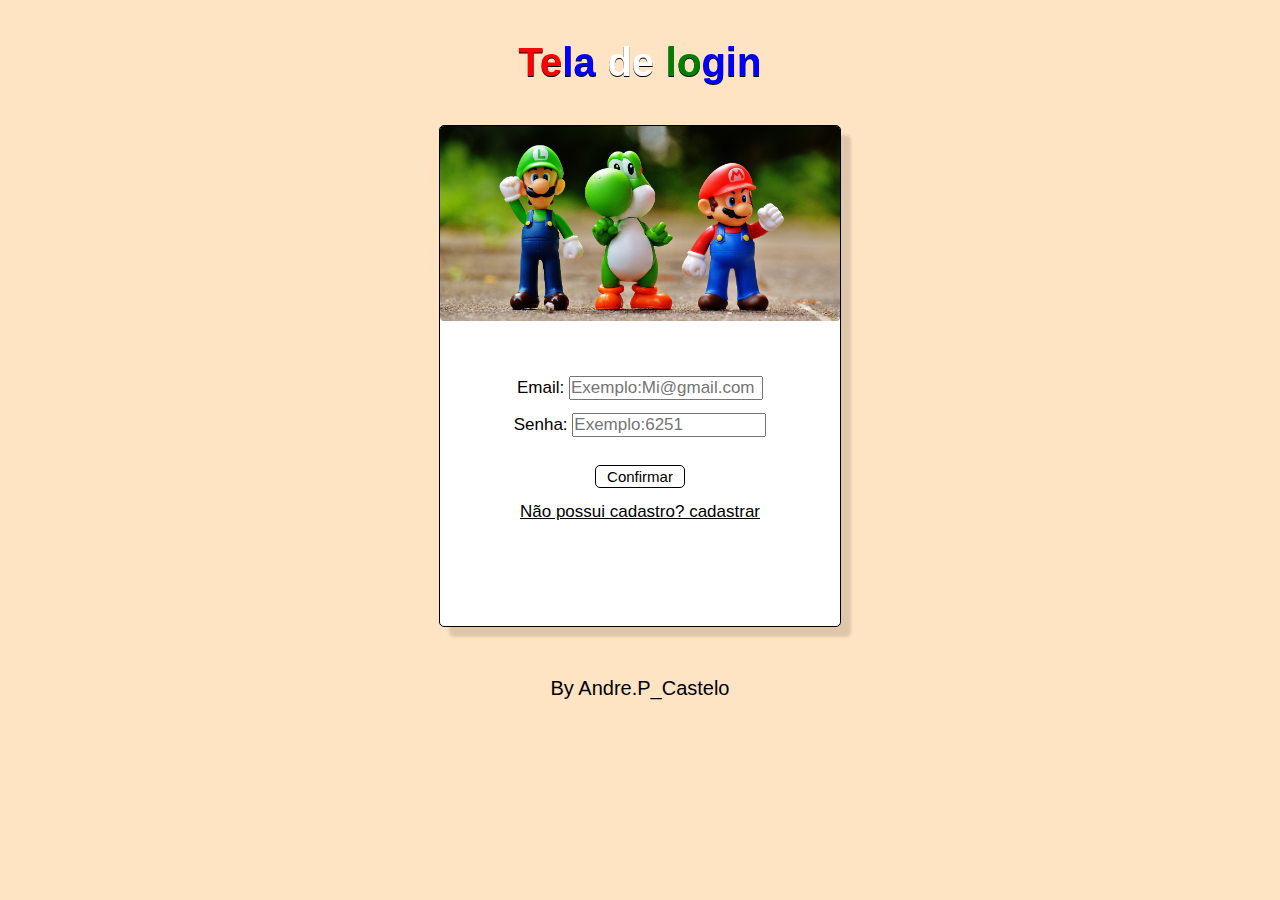
<file: Js-login/index.html>
<!DOCTYPE html>
<html lang="pt-BR">
<head>
    <meta charset="UTF-8">
    <meta http-equiv="X-UA-Compatible" content="IE=edge">
    <meta name="viewport" content="width=device-width, initial-scale=1.0">
    <title>Y Combinator</title>
    <link rel="stylesheet" href="style.css">
    <script src="script.js">script.js</script>
</head>
<body>
    <header>
        <h1><span style="color: red; font-size: 40px;" >Te</span><span style="color: blue; font-size: 40px; margin-right: 7px;">la</span> <span style="color: white; font-size: 40px; margin-right: 7px;">de</span> <span style="color: green; font-size: 40px;">lo</span><span style="color: blue; font-size: 40px;">gin</span></h1>
    </header>
    <main>
        <section>
            <div id="image">
                <p><img src="imagens/pexels-pixabay-163036.jpg" alt=""></p>
            </div>
            <div id="infos1">
                <label for="email">Email:</label>
                <input type="text" name="" id="email" placeholder="Exemplo:Mi@gmail.com">
            </div>
            <div id="infos2">
                <label for="senha">Senha:</label>
                <input type="password" name="" id="senha" maxlength="11" required placeholder="Exemplo:6251">
            </div>
            <div id="enviar">
                <input type="button" value="Confirmar" onclick="verify()">
                <p><a href="cadastro.html">Não possui cadastro? cadastrar</a></p>
            </div>
        </section>
    </main>
    <footer>
        <p>By Andre.P_Castelo</p>
    </footer>
</body>
</html>
</file>
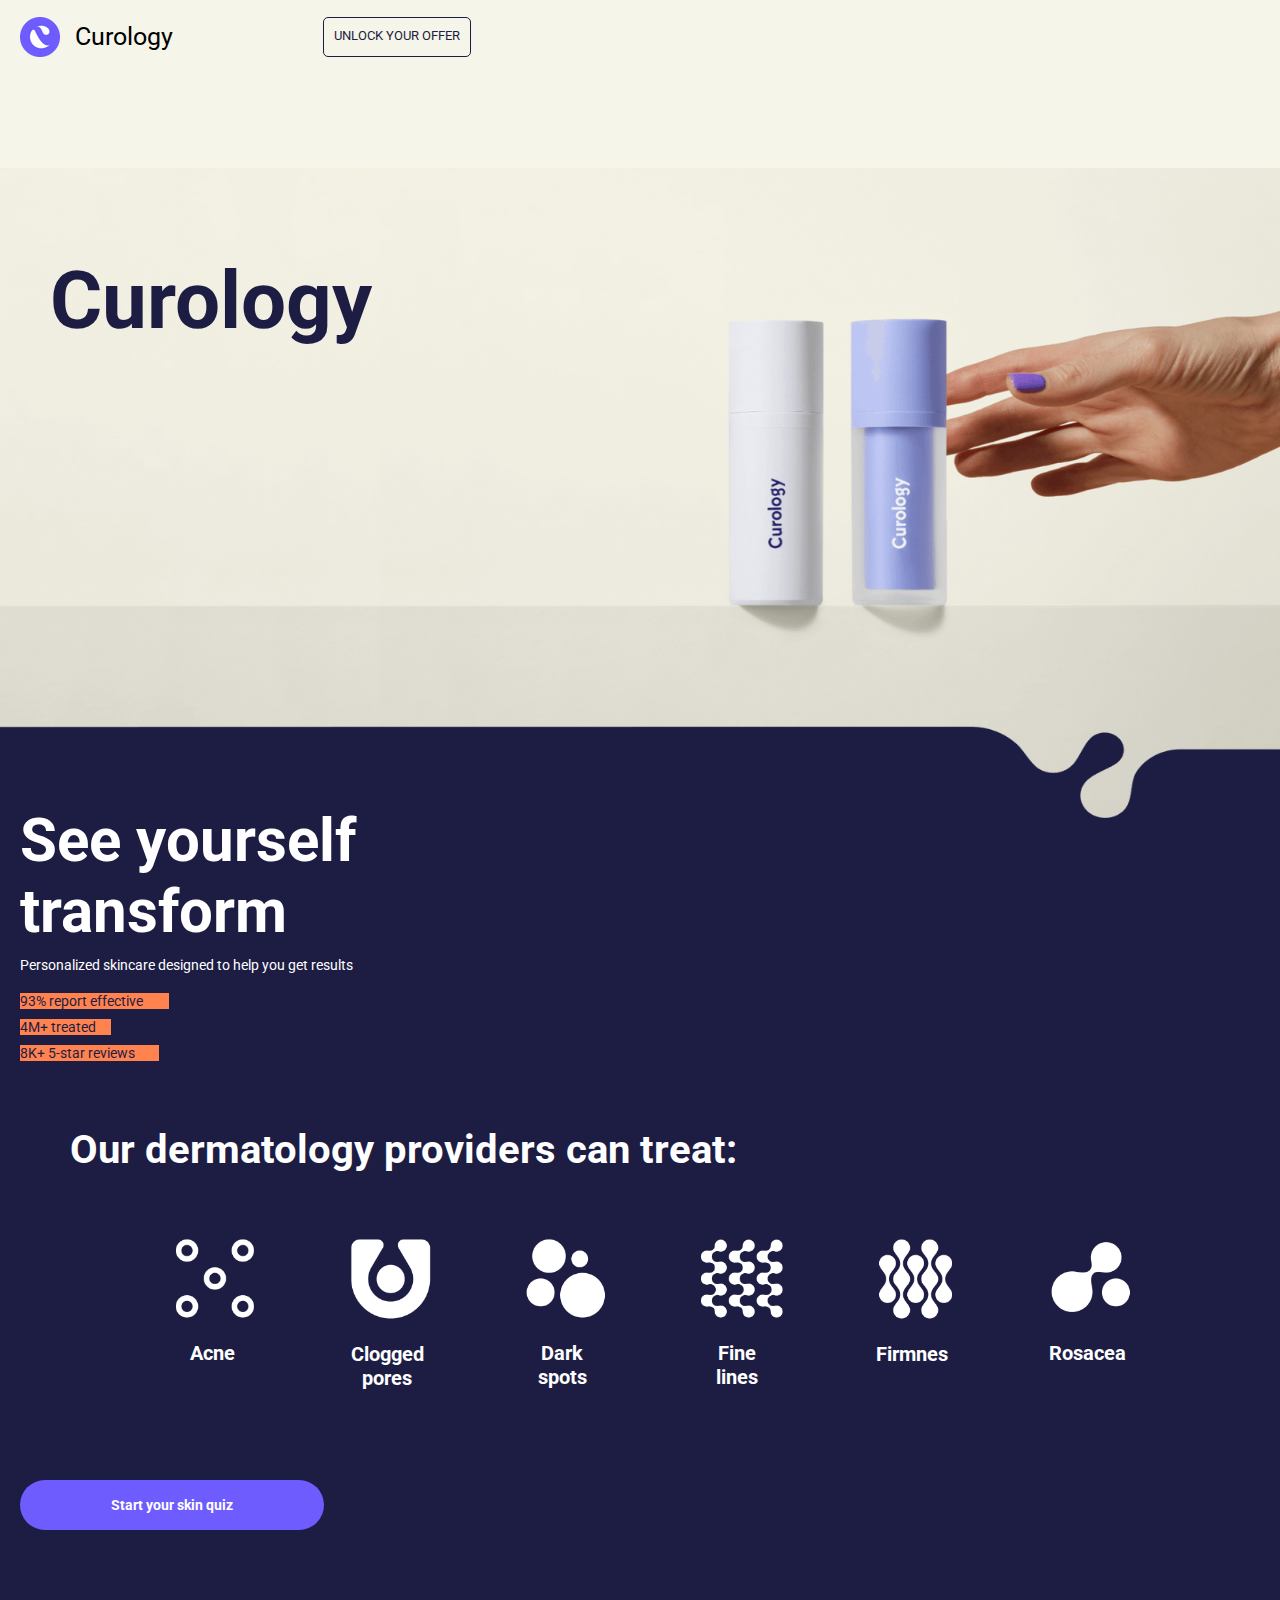
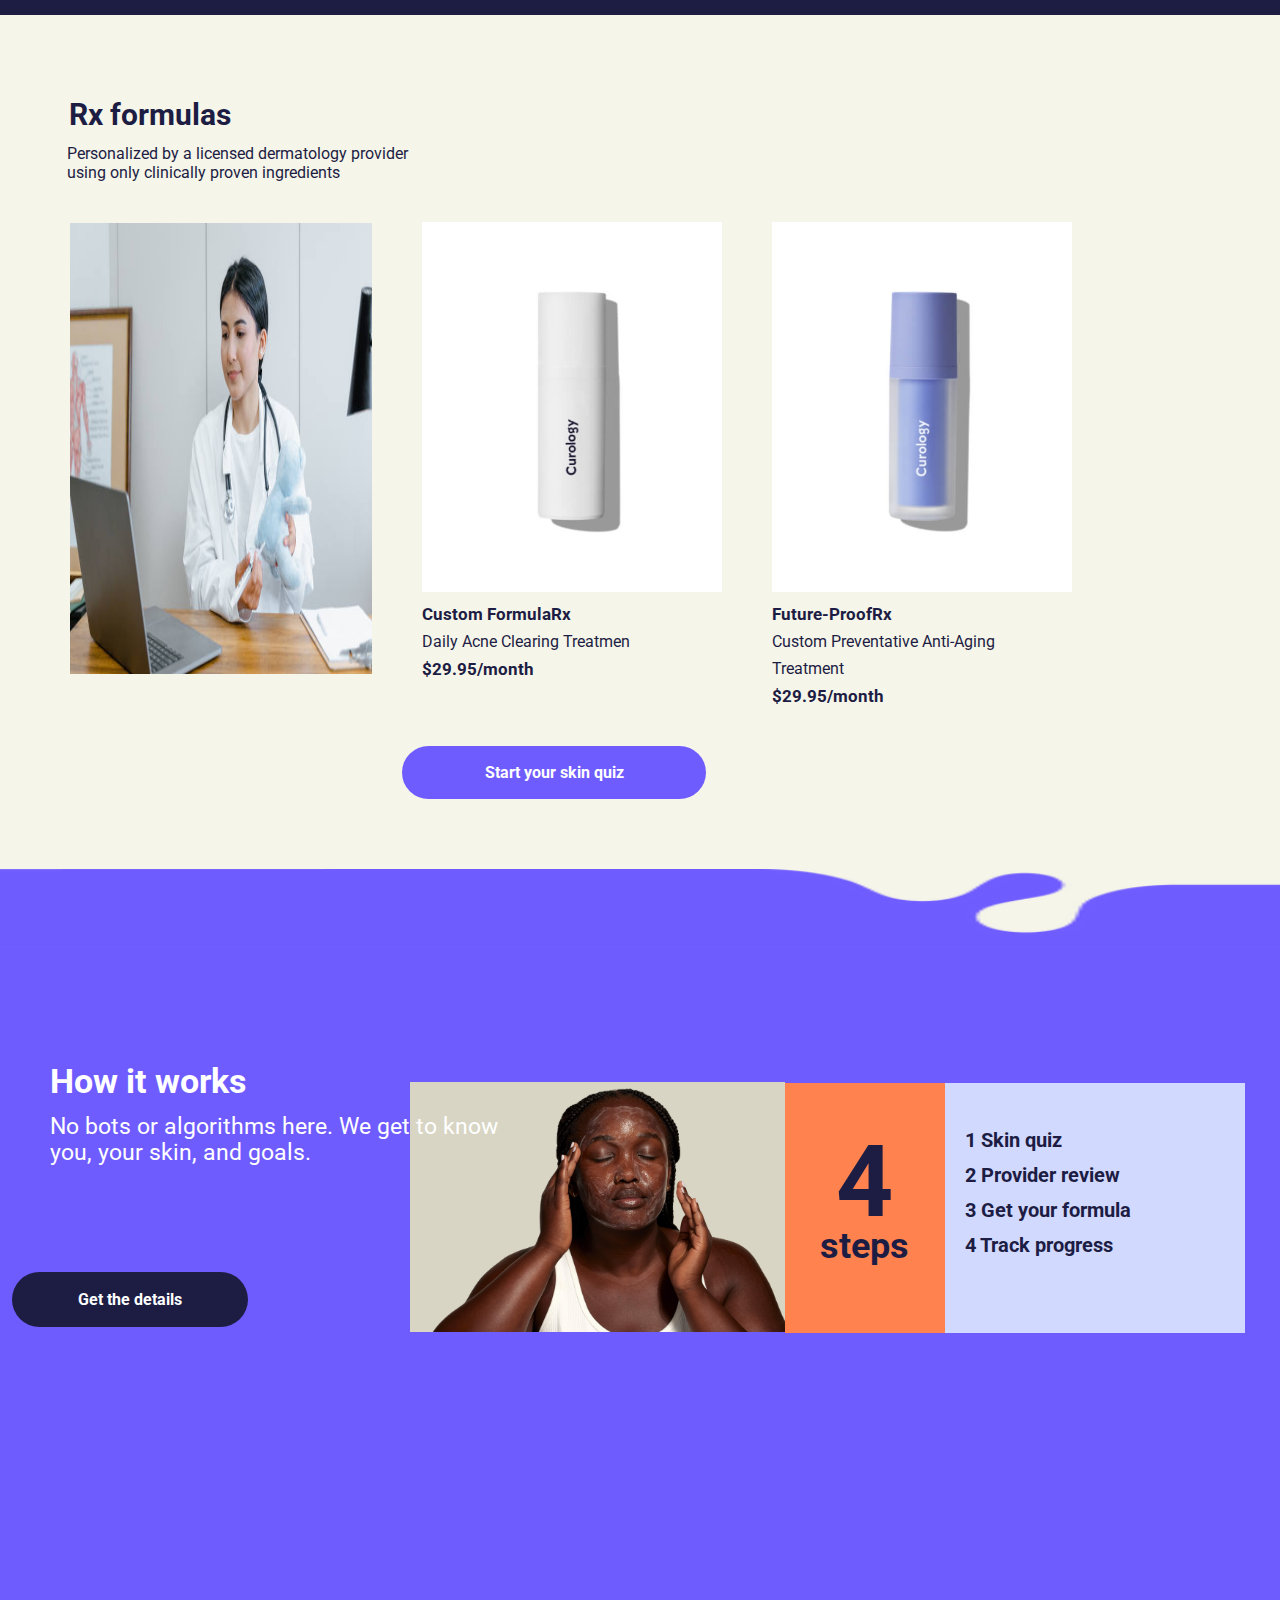
<file: Landing-Page/index.html>
<!DOCTYPE html>
<html lang="pt-br">
<head>
	<meta charset="utf-8">
	<meta name="viewport" content="width=device-width, initial-scale=1">
	<title>Curology</title>
	<link rel="preconnect" href="https://fonts.googleapis.com">
	<link rel="preconnect" href="https://fonts.gstatic.com" crossorigin>
	<link href="https://fonts.googleapis.com/css2?family=Roboto:wght@400;500;700&display=swap" rel="stylesheet">
	<link rel="stylesheet" type="text/css" href="style.css">
	<link rel="stylesheet" href="querys.css">
</head>
<body>
	<div class="navebar">
		<div class="navebar__menu">

			<img src="imgs/curologySplashLogo@2x.png">
			<p>Curology</p>
			<a href="#">UNLOCK YOUR OFFER</a>
		</div>
		<div class="curology">
			<h1>Curology</h1>
		</div>
		<div class="navebar__menu__img">
			<img src="imgs/squeezeMobileHero.png">
		</div>
	</div>

	<div class="main">
		<h2>See yourself <br> transform</h2>
		<p class="main__item1">Personalized skincare designed to help you get results</p>

		<div class="main__itens">
			<p class="main__itens1">93% report effective</p>
			<p class="main__itens2">4M+ treated</p>
			<p class="main__itens3">8K+ 5-star reviews</p>
		</div>

		<div class="main__item__subtitle">
			<h3>Our dermatology providers can treat:</h3>
		</div>

		<div class="main__itens__imgs">

		<div class="itens__imgs">	
			<img src="imgs/acne.png">
			<p>Acne</p>
		</div>

		<div class="itens__imgs">	
			<img src="imgs/cloggedPores.png">
			<p>Clogged pores</p>
		</div>

		<div class="itens__imgs">	
			<img src="imgs/darkSpots.png">
			<p>Dark spots</p>
		</div>

		<div class="itens__imgs">	
			<img src="imgs/fineLines.png">
			<p>Fine lines</p>
		</div>

		<div class="itens__imgs">	
			<img src="imgs/firmness.png">
			<p>Firmnes</p>
		</div>

		<div class="itens__imgs">	
			<img src="imgs/rosacea.png">
			<p>Rosacea</p>
		</div>

		</div>

		<div class="itens__button">
			<a href="#">Start your skin quiz</a>
		</div>
	</div>
	<div class="section">
		<h3>Dermatologist-designed. <br>
			Science-based. <br>
			Made for your skin goals.
		</h3>

		<img src="imgs/medica.jpg" alt="" id="medica">
		<div class="section__name">
			<p>Ophelia dominus tecum</p>
		</div>

		<div class="rx">
			<h3>Rx formulas</h3>
			<p id="text">Personalized by a licensed dermatology provider <br> using only clinically proven ingredients</p>
			<div class="section__images">

				<div class="section__images__item1">

					<img src="imgs/custom-formula@2x.jpg" alt="">
					<h4>Custom FormulaRx</h4>
					<p>Daily Acne Clearing Treatmen</p>
					<h4>$29.95/month</h4>

				</div>

				<div class="section__images__item2">
					<img src="imgs/future-proof@2x.jpg" alt="">
					<h4>Future-ProofRx</h4>
					<p>Custom Preventative Anti-Aging</p>
					<p>Treatment</p>
					<h4>$29.95/month</h4>
				</div>
			</div>
			<div class="itens__button">
				<a href="#">Start your skin quiz</a>
			</div>
		</div>
	</div>

	<div class="section2">
		<img src="imgs/squeeze-divider.png" alt="">
		<div id="flex">
			<div class="section2__main">
				<h3>How it works</h3>
				<p>No bots or algorithms here. We get to know <br> you, your skin, and goals.</p>
			</div>
			<div class="section2__container">
				<div id="responsive">
					<img src="imgs/howItWorks@2x.jpg" alt="">
					<div class="section2__container2">
						<div class="section2__container2__itens1">
							<h2>4</h2>
							<h3>steps</h3>
						</div>
						<div class="section2__container2__itens2">
							<ul>
								<li> 1 Skin quiz</li>
								<li> 2 Provider review</li>
								<li> 3 Get your formula</li>
								<li> 4 Track progress</li>
							</ul>
						</div>
					</div>
		</div>
				<div class="itens__button__end">
					<a href="#">Get the details</a>
				</div>
			</div>
		</div>
	</div>
</body>
</html>
</file>
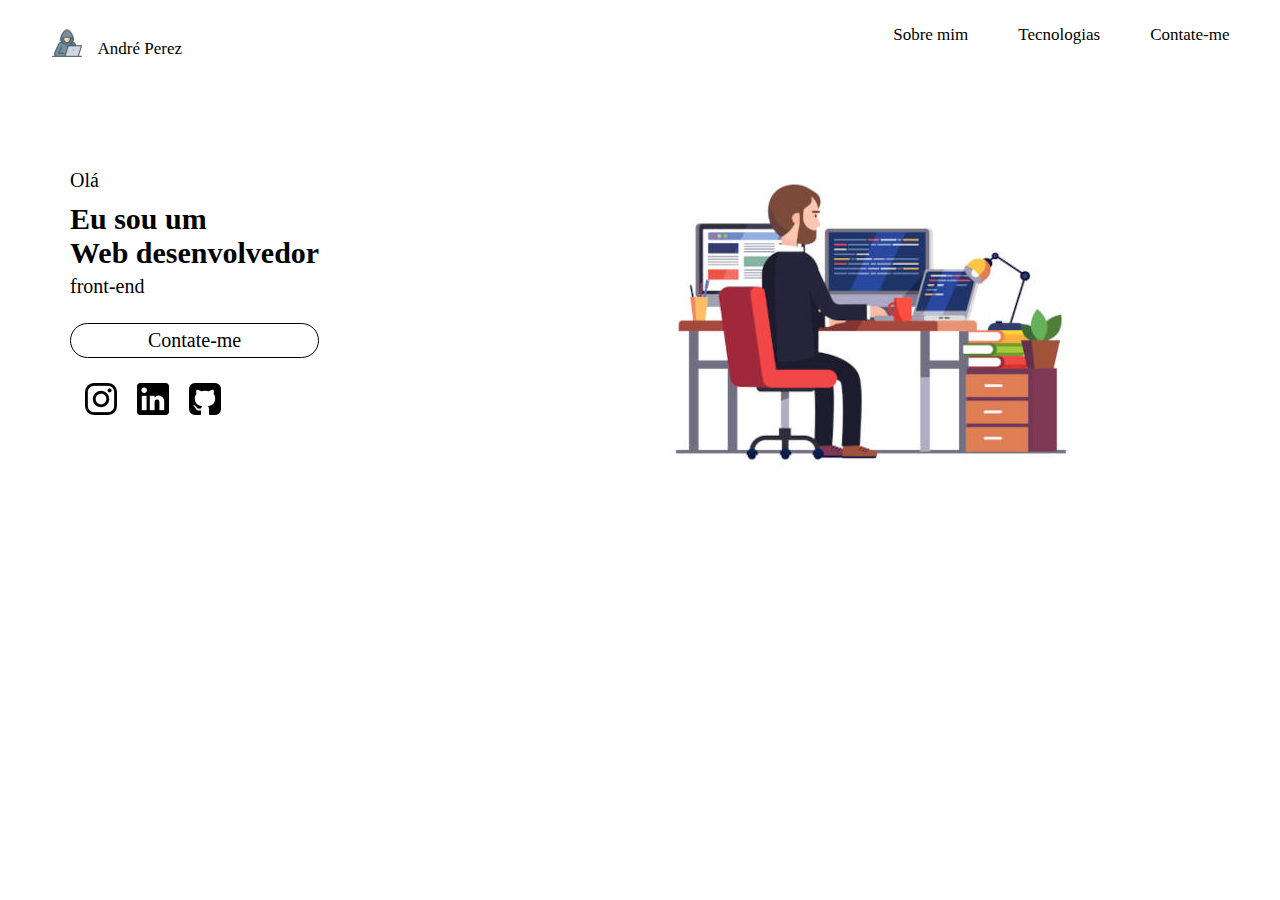
<file: Portifolio/index.html>
<!DOCTYPE html>
<html lang="PT-br">
<head>
    <meta charset="UTF-8">
    <meta http-equiv="X-UA-Compatible" content="IE=edge">
    <meta name="viewport" content="width=device-width, initial-scale=1.0">
    <title>Meu portifólio</title>
    <link rel="stylesheet" href="stylo.css">
</head>
<body>
    <nav>
        <div class="nav__container1">
            <img src="imgs/hacker.png" alt="">
            <p>André Perez</p>
        </div>
        <div class="nav__container2">
            <a href="about.html">Sobre mim</a>
            <a href="index.html">Tecnologias</a>
            <a href="#">Contate-me</a>
        </div>
    </nav>
    <main>
        <div class="main__container1">
            <p>Olá</p>
            <h2>Eu sou um <br> Web desenvolvedor</h2>
            <p>front-end</p>
            <div id="button">
                <a href="#">Contate-me</a>
            </div>

            <div class="main__container1__images">
                <a href="#"><img src="imgs/instagram.png" alt=""></a>
                <a href="#"><img src="imgs/logotipo-do-linkedin.png" alt=""></a>
                <a href="#"><img src="imgs/placa-do-github.png" alt=""></a>
            </div>

        </div>
        <div class="main__container2">
            <img src="imgs/1311615_693.jpg" alt="">
        </div>
    </main>
</body>
</html>
</file>
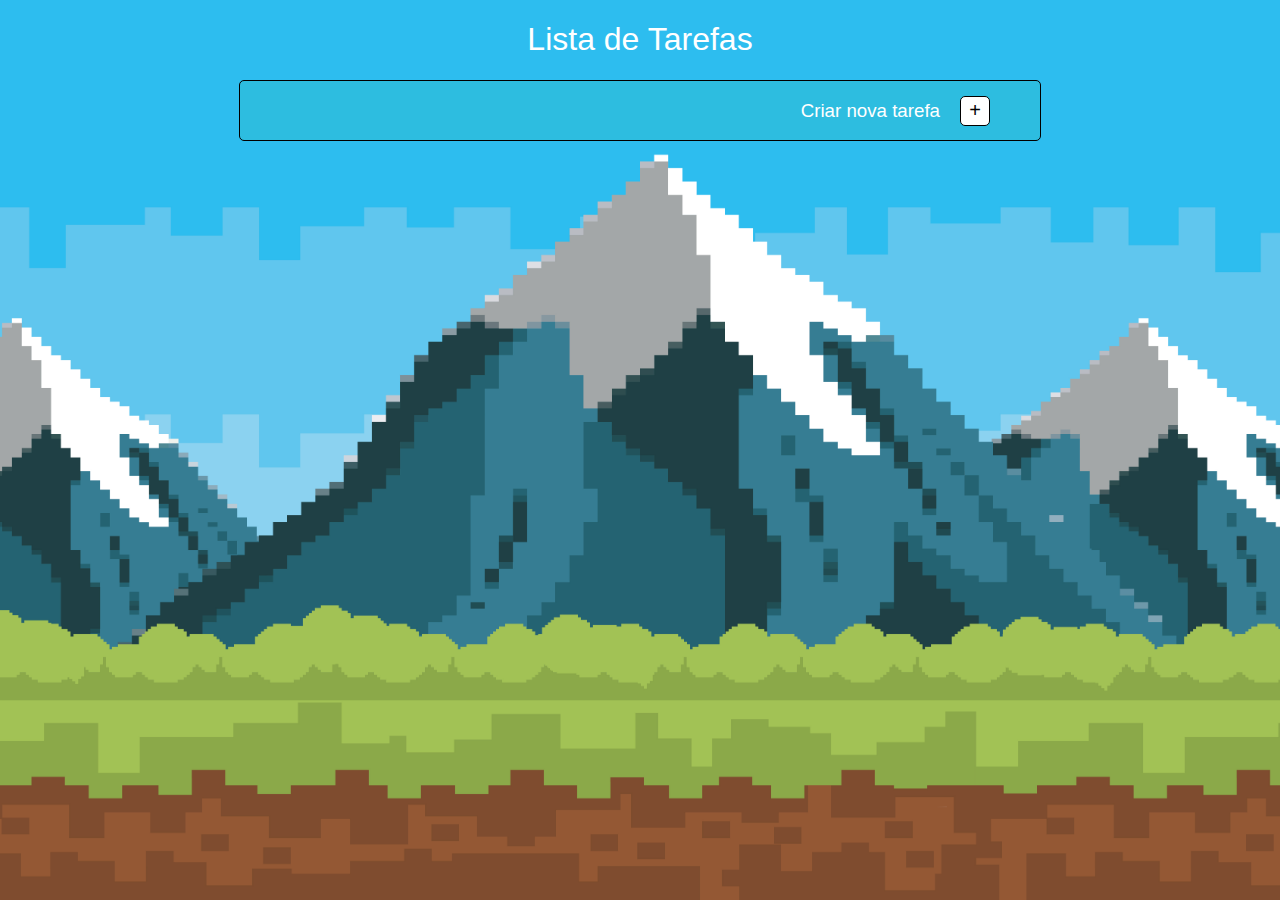
<file: to do list/index.html>
<!DOCTYPE html>
<html lang="pt-br">
<head>
  <meta charset="UTF-8">
  <meta http-equiv="X-UA-Compatible" content="IE=edge">
  <meta name="viewport" content="width=device-width, initial-scale=1.0">
  <title>To do List</title>
  <link rel="stylesheet" href="style.css">
</head>
<body>
    <header>
      <h1>Lista de Tarefas</h1>
    </header>
    <main>
      <div id="creat__button">
        <h3>Criar nova tarefa</h3>
        <button onclick="newitem()">+</button>
      </div>
      <div id="container">
        
      </div>
    </main>
</body>
<script src="scripts.js"></script>
</html>
</file>
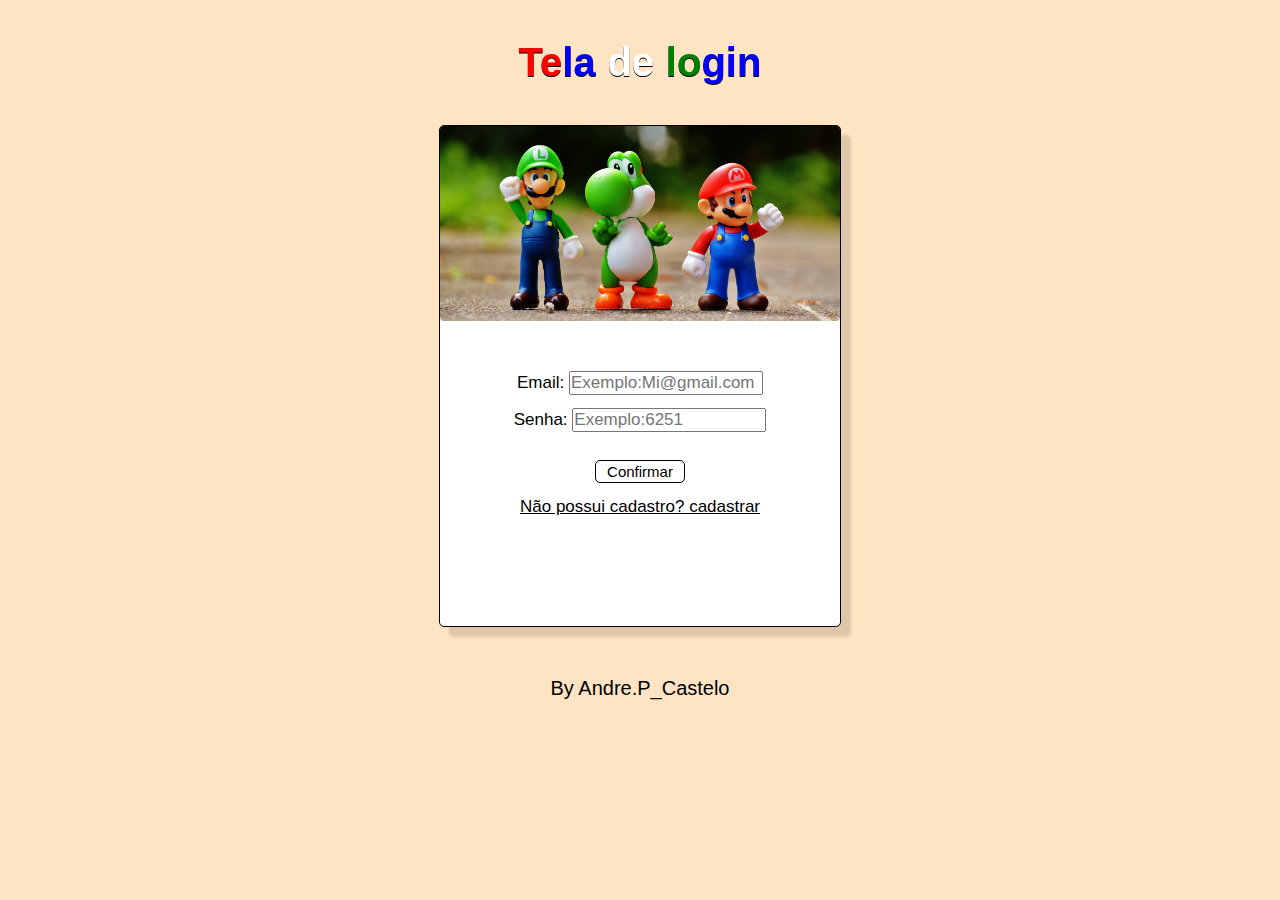
<file: Js-login/index.autosave.html>
<html lang="pt-BR">
<head>
    <meta charset="UTF-8">
    <meta http-equiv="X-UA-Compatible" content="IE=edge">
    <meta name="viewport" content="width=device-width, initial-scale=1.0">
    <title>Y Combinator</title>
    <link rel="stylesheet" href="style.css">
    <script src="script.js">script.js</script>
</head>
<body>
    <header>
        <h1><span style="color: red; font-size: 40px;" >Te</span><span style="color: blue; font-size: 40px; margin-right: 7px;">la</span> <span style="color: white; font-size: 40px; margin-right: 7px;">de</span> <span style="color: green; font-size: 40px;">lo</span><span style="color: blue; font-size: 40px;">gin</span></h1>
    </header>
    <main>
        <section>
            <div id="image">
                <p><img src="imagens/pexels-pixabay-163036.jpg" alt=""></p>
            </div>
            <div id="infos1">
                <label for="email">Email:</label>
                <input type="text" name="" id="email" placeholder="Exemplo:Mi@gmail.com">
            </div>
            <div id="infos2">
                <label for="senha">Senha:</label>
                <input type="password" name="" id="senha" maxlength="11" required placeholder="Exemplo:6251">
            </div>
            <div id="enviar">
                <input type="button" value="Confirmar" onclick="verify()">
                <p><a href="cadastro.html">Não possui cadastro? cadastrar</a></p>
            </div>
        </section>
    </main>
    <footer>
        <p>By Andre.P_Castelo</p>
    </footer>
</body>
</html>
</file>
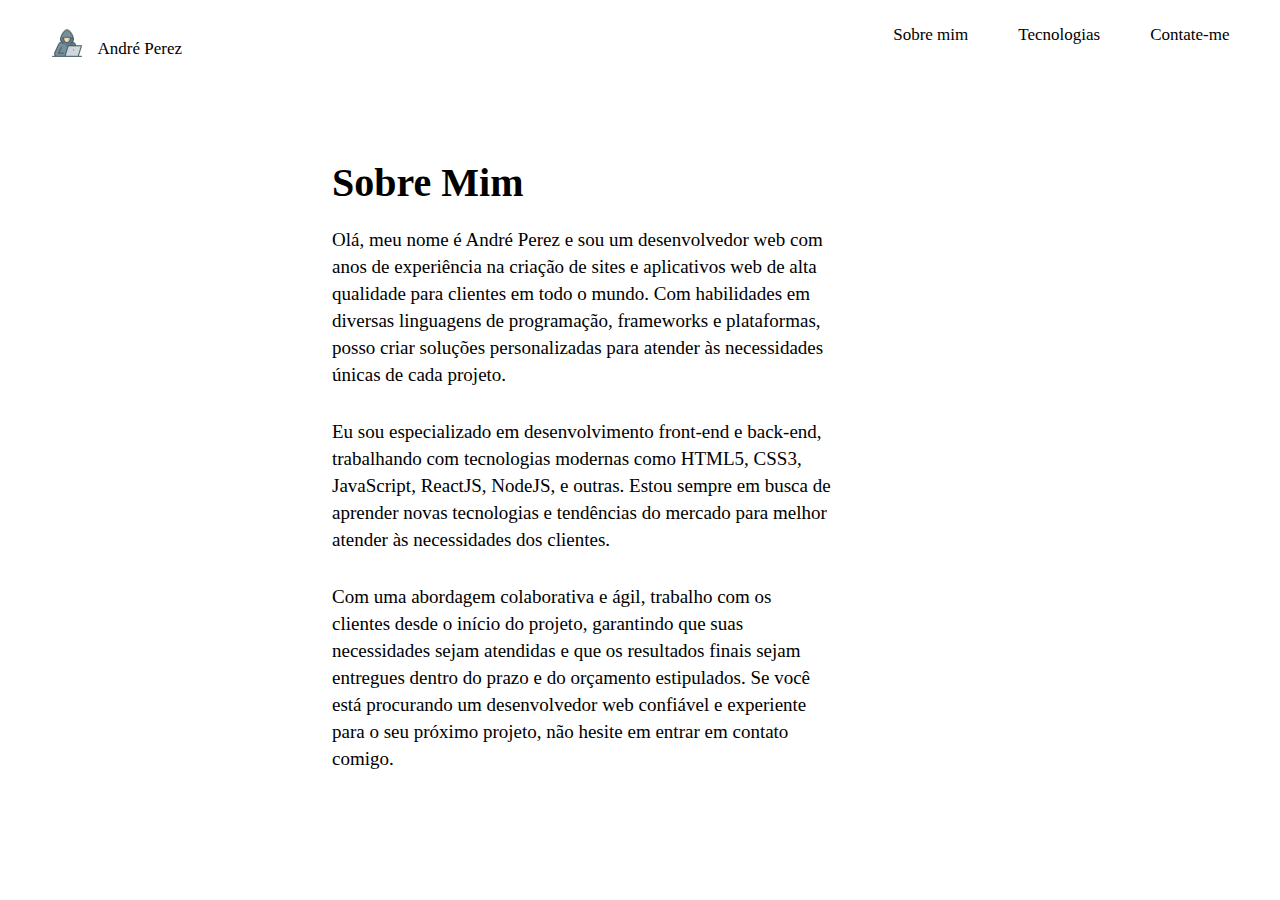
<file: Portifolio/about.html>
<!DOCTYPE html>
<html lang="PT-br">
<head>
    <meta charset="UTF-8">
    <meta http-equiv="X-UA-Compatible" content="IE=edge">
    <meta name="viewport" content="width=device-width, initial-scale=1.0">
    <title>Sobre mim</title>
    <link rel="stylesheet" href="stylo.css">
</head>
<body>
    <nav>
        <div class="nav__container1">
            <img src="imgs/hacker.png" alt="">
            <p>André Perez</p>
        </div>
        <div class="nav__container2">
            <a href="#">Sobre mim</a>
            <a href="index.html">Tecnologias</a>
            <a href="#">Contate-me</a>
        </div>
    </nav>
    <main>
        <section>

            <h1>Sobre Mim</h1>

            <p>Olá, meu nome é André Perez e sou um desenvolvedor web com anos de experiência na criação de sites e aplicativos web de alta qualidade para clientes em todo o mundo. Com habilidades em diversas
                 linguagens de programação, frameworks e plataformas,
                 posso criar soluções personalizadas para atender às
                 necessidades únicas de cada projeto.
            </p>
            <p>
                Eu sou especializado em desenvolvimento front-end e back-end, trabalhando com tecnologias modernas como HTML5, CSS3, JavaScript, ReactJS, NodeJS, e outras.
                Estou sempre em busca de aprender novas tecnologias e tendências do mercado para
                melhor atender às necessidades dos clientes.
            </p>
            <p>
                Com uma abordagem colaborativa e ágil, trabalho com os clientes desde o início do projeto, garantindo que suas necessidades sejam atendidas e que os resultados finais sejam entregues
                dentro do prazo e do orçamento estipulados.
                Se você está procurando um desenvolvedor web confiável e experiente para o
                seu próximo projeto, não hesite em entrar em contato comigo.
            </p>
        </section>
    </main>
</body>
</html>
</file>
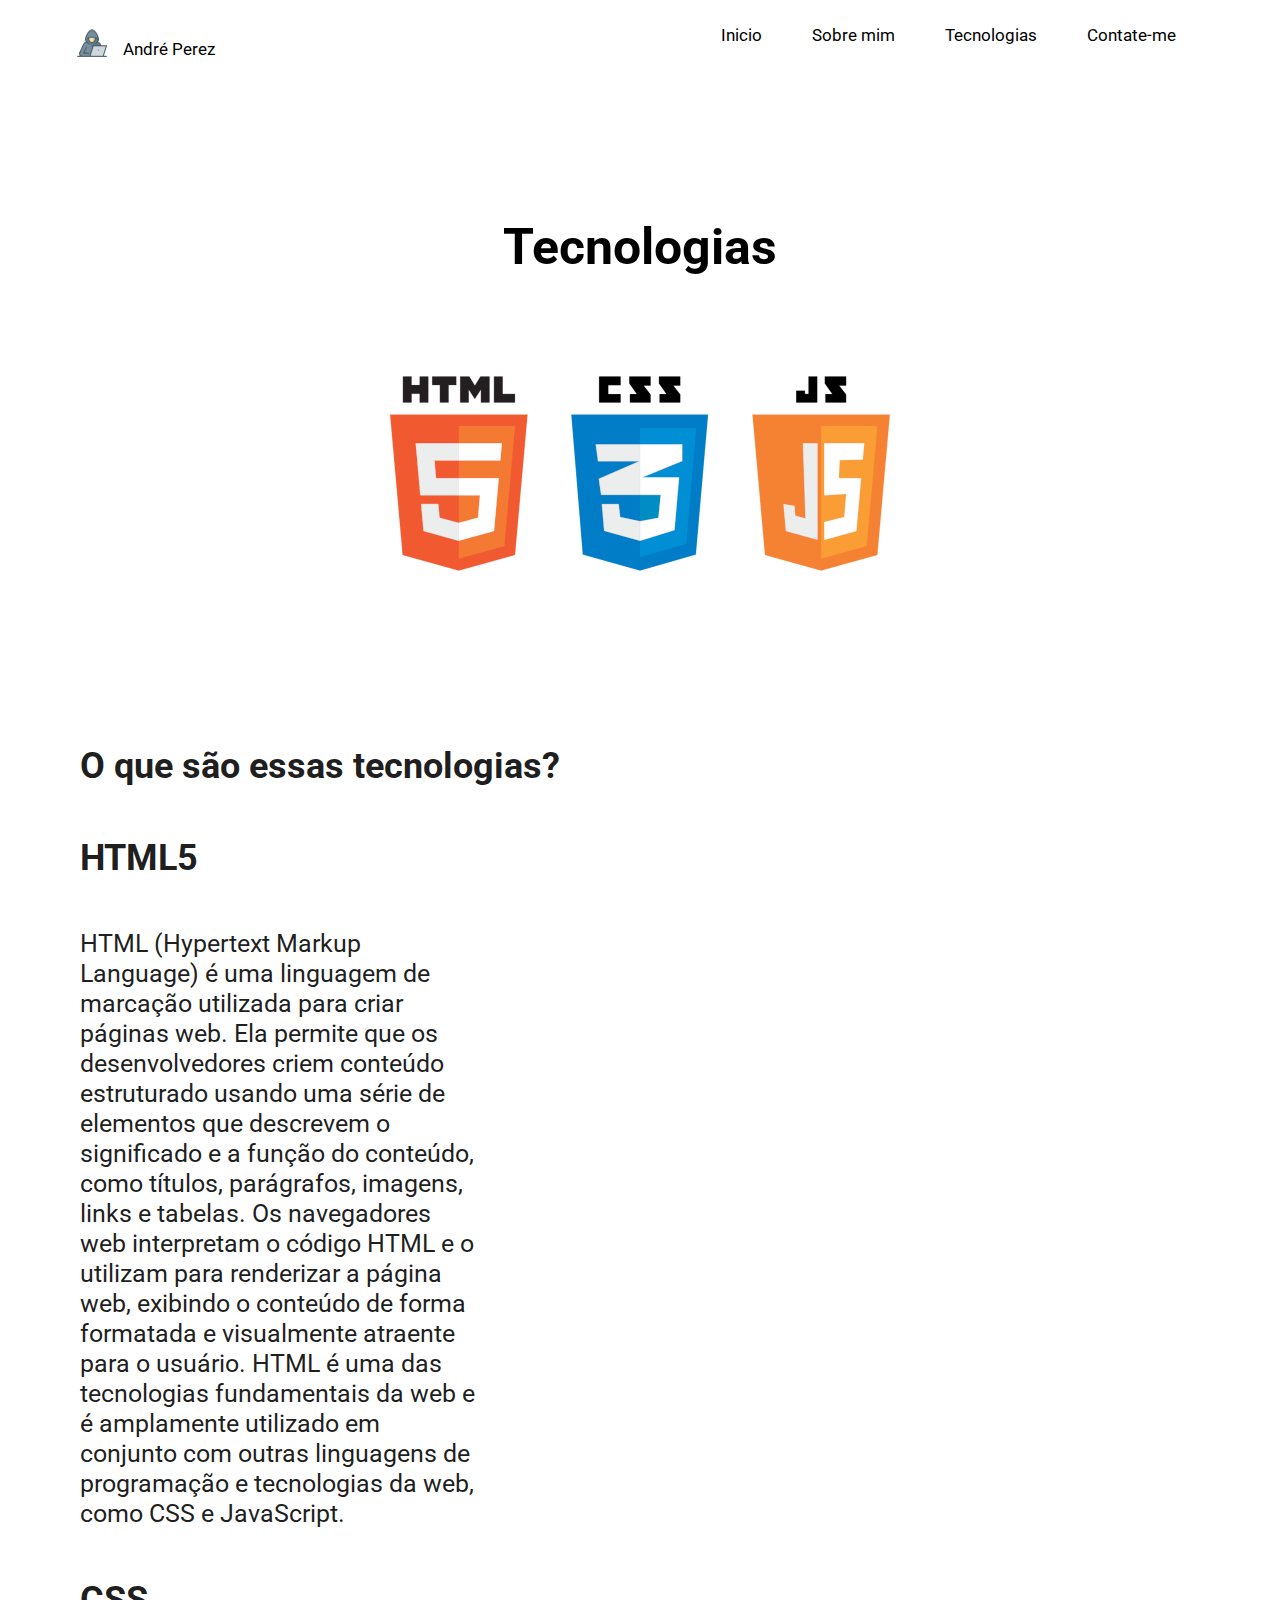
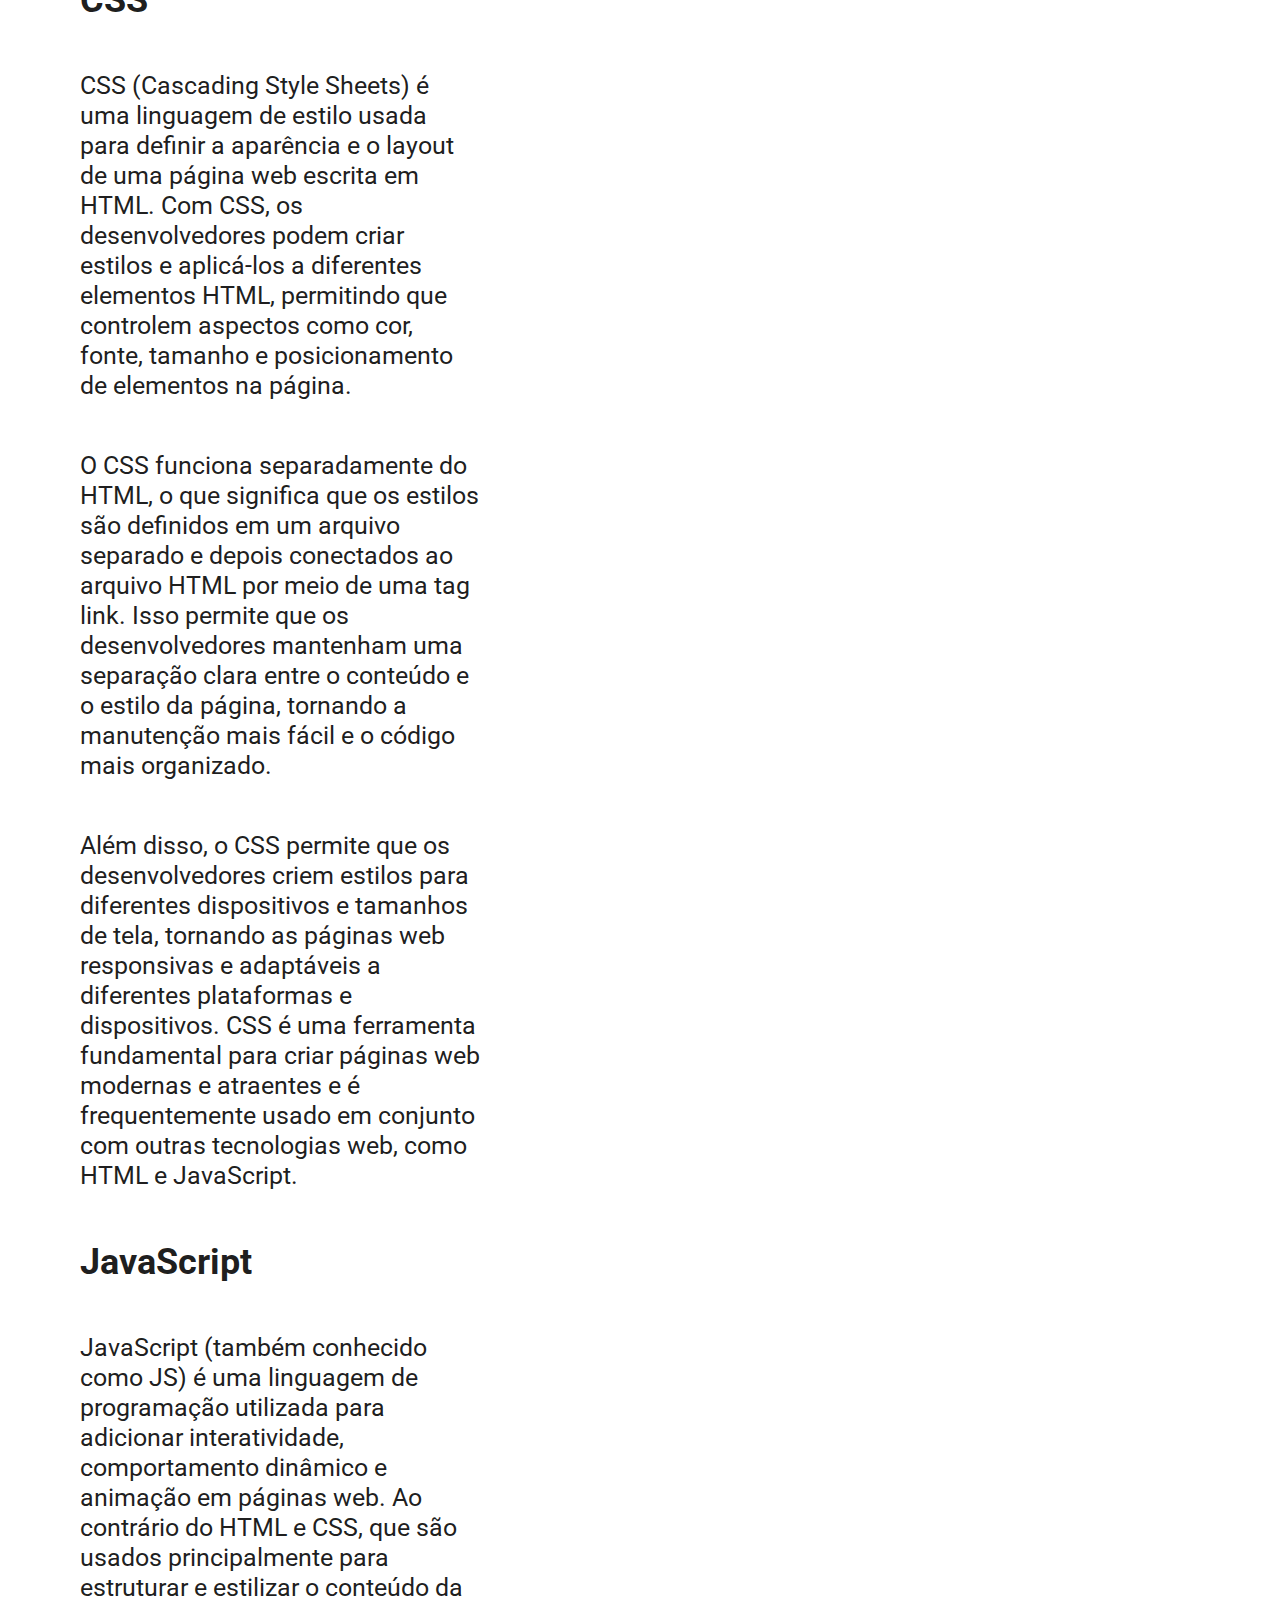
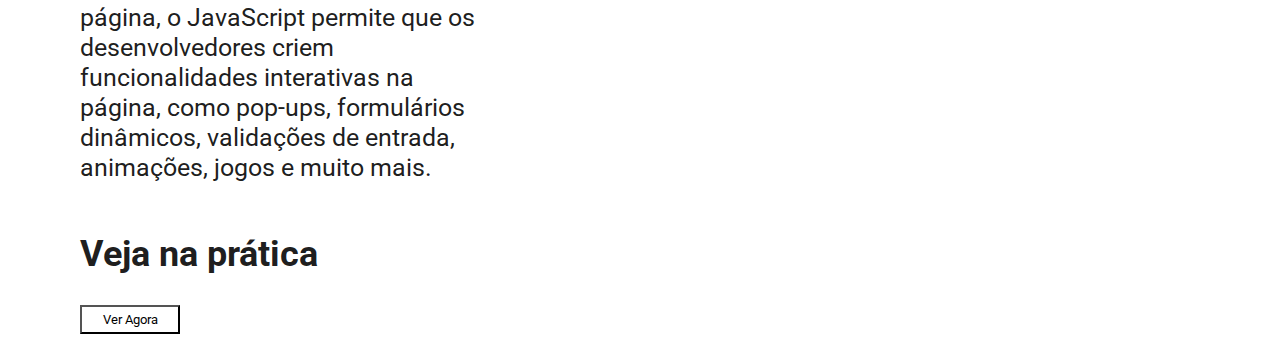
<file: Portifolio/tecnologias.html>
<!DOCTYPE html>
<html lang="pt-br">
<head>
    <meta charset="UTF-8">
    <meta http-equiv="X-UA-Compatible" content="IE=edge">
    <meta name="viewport" content="width=device-width, initial-scale=1.0">
    <title>Tecnologias</title>
    <link rel="stylesheet" href="styles/stylo.css">
    <link rel="stylesheet" href="styles/querys.css">
</head>
<body>
    <nav>
        <div class="nav__container1">
            <img src="imgs/hacker.png" alt="">
            <p>André Perez</p>
        </div>
        <div class="nav__container2" id="nav__container2">
            <a href="index.html">Inicio</a>
            <a href="about.html">Sobre mim</a>
            <a href="tecnologias.html">Tecnologias</a>
            <a href="#">Contate-me</a>
            <img src="imgs/cardapio.png" alt="" onclick="showmenu()">
        </div>
    </nav>
    <div class="nav__container3" id="nav__container3">
        <a href="index.html">Inicio</a>
        <a href="about.html">Sobre mim</a>
        <a href="tecnologias.html">Tecnologias</a>
        <a href="#">Contate-me</a>
    </div>
    <div class="tech">
        <div class="main__title">
            <h1>Tecnologias</h1>
        </div>
        <div class="main__imgs">
            <img src="imgs/html__css__js.png" alt="">
        </div>
        <div class="main__infos">
            <h2>O que são essas tecnologias?</h2>

            <h3>HTML5</h3>
            <p>HTML (Hypertext Markup Language) é uma linguagem de marcação 
                utilizada para criar páginas web. Ela permite que os desenvolvedores criem conteúdo 
                estruturado usando uma série de elementos que descrevem o significado e a função do 
                conteúdo, como títulos, parágrafos, imagens, links e tabelas. Os navegadores web interpretam 
                o código HTML e o utilizam para renderizar a página web, exibindo o conteúdo de forma formatada 
                e visualmente atraente para o usuário. HTML é uma das tecnologias fundamentais da 
                web e é amplamente utilizado em conjunto com outras linguagens de programação e 
                tecnologias da web, como CSS e JavaScript.</p>

            <h3>CSS</h3>
            <p>CSS (Cascading Style Sheets) é uma linguagem de estilo usada para definir a 
                aparência e o layout de uma página web escrita em HTML. Com CSS, os desenvolvedores 
                podem criar estilos e aplicá-los a diferentes elementos HTML, 
                permitindo que controlem aspectos como cor, fonte, tamanho e 
                posicionamento de elementos na página.
            </p>
            <p>O CSS funciona separadamente do HTML, o que significa que os estilos são definidos 
                em um arquivo separado e depois conectados ao arquivo HTML por meio de uma tag link. 
                Isso permite que os desenvolvedores mantenham uma separação clara entre o 
                conteúdo e o estilo da página, tornando a manutenção mais fácil e o código mais 
                organizado.
            </p>
            <p>Além disso, o CSS permite que os desenvolvedores criem estilos para diferentes 
                dispositivos e tamanhos de tela, tornando as páginas web responsivas e adaptáveis a 
                diferentes plataformas e dispositivos. CSS é uma ferramenta fundamental 
                para criar páginas web modernas e atraentes e é 
                frequentemente usado em conjunto com outras 
                tecnologias web, como HTML e JavaScript.
            </p>

            <h3>JavaScript</h3>
            <p>JavaScript (também conhecido como JS) é uma linguagem de programação utilizada para adicionar interatividade, comportamento 
                dinâmico e animação em páginas web. Ao contrário do HTML e CSS, que são usados principalmente para estruturar e estilizar 
                o conteúdo da página, o JavaScript permite que os desenvolvedores criem funcionalidades 
                interativas na página, como pop-ups, formulários dinâmicos, validações de entrada, 
                animações, jogos e muito mais.
            </p>
            <h3>Veja na prática</h3>
            <button id="show" onclick="showme()">Ver Agora</button>

            <div id="container__hidden">
                <p>O JavaScript é uma linguagem de programação do lado do cliente, o que significa que o código é executado no navegador 
                    do usuário, em oposição ao servidor web. 
                    Isso permite que as interações do 
                    usuário sejam processadas de forma mais rápida, 
                    reduzindo a necessidade de atualizar a página inteira.
                </p>
                <p>
                    O JavaScript é uma das tecnologias mais populares para desenvolvimento web e é usado em 
                    conjunto com HTML e CSS para criar aplicativos web modernos e atraentes. Além disso, o JavaScript 
                    é uma linguagem de programação 
                    flexível e versátil que pode ser 
                    usada em muitos outros contextos além 
                    da web, como em aplicações móveis, desktop, jogos e muito mais.
                </p>
            </div>
        </div>
    </div>
</body>
<script src="scripts/index.js"></script>
</html>
</file>
<file: Js-login/style.css>
*{
    margin: 0px;
    padding: 0px;
    font-size: 17px;
    font-family: 'Gill Sans', 'Gill Sans MT', Calibri, 'Trebuchet MS', sans-serif;
}
body{
    background-color: bisque;
}
header > h1{
    text-align: center;
    position: relative;
    top: 40px;
    filter: drop-shadow(0px 1px 0px black);
}
main{
    width: 400px;
    height: 500px;
    background-color: white;
    margin: auto;
    margin-top: 80px;
    text-align: center;
    border: 1px solid black;
    box-shadow: 10px 10px 3px 0px  rgba(0, 0, 0, 0.13);
    border-radius: 5px;
}
section{
    position: relative;
    top: 80px;
}
#image > p > img{
    width: 400px;
    position: relative;
    bottom: 80px;
    border-radius: 4px;
}
#image2 > p > img{
    width: 400px;
    height: 200px;
    position: relative;
    bottom: 80px;
    border-radius: 4px;
} 
#infos1{
    margin-top: -30px;
}
#infos1, #infos2{
    margin-bottom: 13px;
}
#infos1 > input:hover,
#infos2 > input:hover{
    background-color: #fffcfc;
    
}
#enviar > p{
    margin-top: 14px;
}
#enviar > input{
    background-color: white;
    padding: 2px;
    width: 90px;
    font-size: 15px;
    margin-top: 15px;
    border: 1px solid black;
    border-radius: 5px;
}
#enviar > input:hover,
#enviar > button:hover,
#enviar > button > a:hover{
    background-color: #808080;
    color: white;
}
#enviar > p > a, 
#voltar > a{
    color: black;
}
#enviar > p > a:hover,
#voltar > a:hover{
    color: blue;
}
#enviar > button{
    background-color: white;
    padding: 2px;
    width: 90px;
    font-size: 15px;
    margin-top: 15px;
    border: 1px solid black;
    border-radius: 5px;
    margin-top: 14px;
    margin-bottom: 14px;
}
#enviar > button > a{
    color: black;
    text-decoration: none;
}
footer{
    margin: auto;
    margin-top: 50px;
    margin-bottom: 20px;
}
footer > p{
    text-align: center;
    font-size: 20px;
}
</file>
<file: Landing-Page/style.css>
*{
	margin: 0px;
	padding: 0px;
	font-family: 'roboto';
}
body{
	background-color: #f6f5e9
}

.navebar__menu{
	display: flex;
	margin-bottom: 17px;
	padding-top: 17px;
}

.navebar__menu img{
	padding-left: 20px;
}

.navebar__menu p{
	margin-right: 150px;
	margin-top: 5px;
	margin-left: 15px;
	font-size: 25px;
}

.navebar__menu a{
	border: 1px solid #1d1d44;
	font-size: 13px;
	padding: 10px;
	border-radius: 5px;
	color: #1d1d44;
	text-decoration: none;
}

.navebar__menu__img img{width: 100%;}

.main{
	background: #1d1d44;
	margin-top: -97px;
	color: white;
	padding-left: 20px;
	height: 780px;
	font-size: 14px;
}

.main h2{
	padding-top: 80px;
	padding-bottom:10px;
	font-size: 43px;
}

.main__itens1{
	width: 149px;
	background: #ff824f;
	margin-top: 20px;
	margin-bottom: 10px;
	color: #1d1d44;
}

.main__itens2{
	width: 91px;
	background: #ff824f;
	margin-bottom: 10px;
	color: #1d1d44;
}

.main__itens3{
	width: 139px;
	background: #ff824f;
	margin-bottom: 10px;
	color: #1d1d44;
}

.main__item__subtitle{
	font-size: 3.5vh;
	padding-top: 55px;
}

.main__itens__imgs{
	display: flex;
	overflow-x: auto;
}

.itens__imgs{
	padding-bottom: 30px;
	font-weight: bold;
}

.itens__imgs img{
	width: 80px;
	padding-top: 40px;
	padding-right: 35px;
}

.itens__imgs p{
	padding-top: 15px;
	text-align: center;
	width: 80px;
}

.itens__button{
	display: block;
	background: #6f5cff;
	width: 400px;
	margin: auto;
	margin-top: 25px;
	text-align: center;
	padding: 18px;
	border-radius: 20px;
}

.itens__button a{
	color: white;
	text-decoration: none;
	font-weight: bold;

}

.itens__button:hover{
	background: #5f4fda;
}

.section h3{
	font-size: 3.5vh;
	padding: 27px;
	color: #1d1d44;
}

.section img{
   width: 100%;
   height: 250px;
}

.section__name p{
	position: absolute;
	margin-top: -43px;
	margin-left: 20px;
	color: #1d1d44;
	background: #ff824f;
	padding: 5px;
	font-size: 2.3vh;
}

.rx{margin-top: -10px;}

.rx > p{
	margin-top: -15px;
	margin-bottom: 40px;
	padding-left: 25px;
	color: #1d1d44;
}

.section__images{
	display: flex;
	overflow-x: auto;
	width: auto;
	margin-left: 20px;
	color: #1d1d44;
	padding-bottom: 40px;
	border-bottom: 1px solid #1d1d44;
	cursor: pointer;
}
.section__images p, h4{padding-top: 8px;}
.section__images h4 {font-size: 17px;}
.section__images__item1{padding-right: 50px;}


.section2 img{
	margin-top: 70px;
	width: 100%;
	height: 80px;
}

.section2__main{
	background-color: #6f5cff;
	margin-top: -5px;
	color: white;
	padding-left: 20px;
	
}

.section2__main p{
	display: block;
	margin-top: 12px;
	font-size: 2.5vh;
}

.section2__main h3{
	font-size: 3.8vh;
}

.section2__container{
	background-color: #6f5cff;
	height: 650px;
}

.section2__container img{
	width: 460px;
	height: 250px;
	margin-left: 20px;
	margin-top: 30px;

}

.section2__container2{
	display: flex;
}

.section2__container2__itens1{
	width: 120px;
	height: 167px;
	margin-left: 20px;
	margin-top: -4px;
	margin-bottom: 40px;
	background-color: #ff824f;
	color: #1d1d44;
	padding: 20px;
	text-align: center;
	
}

.section2__container2__itens1 h2{
	display: block;
	padding-top: 20px;
	margin-bottom: -15px;
	font-size: 100px;
}

.section2__container2__itens1 h3{font-size: 4vh;}

.section2__container2__itens2{
	width: 300px;
	height: 206px;
	margin-top: -4px;
	background-color: #d2d9ff;
	color: #1d1d44;
}

.section2__container2__itens2 ul{
	list-style-type: none;
	line-height: 35px;
	padding-top: 40px;
	padding-left: 20px;
	font-size: 20px;
	font-weight: bold;
}

.itens__button__end{
	display: block;
	background: #1d1d44;
	width: 400px;
	margin: auto;
	text-align: center;
	padding: 18px;
	margin-bottom: 20px;
	border-radius: 20px;
}

.itens__button__end a{
	color: white;
	text-decoration: none;
	font-weight: bold;
}

.itens__button__end:hover{
	background-color: #4a4a69;
}

#responsive__text{
	display: none;
}

.curology{
	display: none;
}
</file>
<file: Landing-Page/querys.css>
@media screen and (min-width: 679px) and (max-width:2300px){
    .navebar__menu__img img{
       content: url(imgs/squeezeDesktopHero.png);
       height: 650px;
    }

    .main h2{font-size: 60px;}

    .main__item__subtitle{width: 100%;}
    .main__item__subtitle h3{font-size: 30px;}

    .itens__button{
        margin: 0px;
        width: 270px;
        padding: 17px;
        border-radius: 50px;
    }

    .main__itens__imgs{
        margin-left: 100px;
    }

    .main__itens__imgs img{
        width: 90px;
        margin-left: 50px;
    }

    .main__itens__imgs p{
        margin-left: 52px;
        font-size: 20px;

    }

    .main{height: 890px;}

    .main__item__subtitle h3{
        margin-left: 50px;
        margin-bottom: 20px;
        font-size: 40px;
    }

    .itens__imgs{
        margin-bottom: 60px;
    }

    #medica{
        width: 302px;
        height: 451px;
        position: relative;
        bottom: -10px;
        margin-left: 70px;
        margin-top: 32px;
    }

    .section__images__item1 img{
        width: 300px;
        height: 370px;

    }

    .section__images__item2 img{
        width: 300px;
        height: 370px;
    }
    .section h3{
        font-size: 30px;
        width: 500px;
        display: none;
    
    }

    .section{
        display: flex;
        align-items: center;
        margin-top: 30px;
        width: 600px;
    }

    .section__name p{display: none;}

    .section__images{
        border: none;
    }

    .rx h3{
        display: block;
        position: relative;
        right: 360px;
    }

    .rx{
        margin-left: 30px;
        margin-top: 25px;
    }

    #text{
        position: relative;
        right: 360px;
    }

    #responsive{
        width: 500px;
        margin-left: 0px;
        margin: auto;
        display: flex;
    }
    
    .section2__container2__itens1, .section2__container2__itens2{
        margin: 0px;
        height: 210px;
    }

    .section2__container2__itens2{height: 250px;}

    .section2__container2{
        position: relative;
        top: 31px;
    }

    .section2__main h3, .section2__main p{
        position: relative;
        top: 113px;
        padding-left: 30px;
    }

    .itens__button__end{
        width: 200px;
        border-radius: 50px;
        position: relative;
        right: 510px;
        bottom: 60px;
    }

    .curology{
        display: block;
        font-size: 40px;
        margin-left: 50px;
        position: relative;
        top: 180px;
        color: #1d1d44;
    }

}

/*.section2__container2{
    position: relative;
    top: 31px;
}

.section2__main h3, p{
    position: relative;
    top: 113px;
    padding-left: 30px;
}

.itens__button__end{
    width: 200px;
    border-radius: 50px;
    position: relative;
    right: 510px;
    bottom: 60px;
}
</file>
<file: Portifolio/stylo.css>
@import url('https://fonts.googleapis.com/css2?family=Barlow:wght@300&display=swap');
@import url('https://fonts.googleapis.com/css2?family=Barlow:wght@300&family=Libre+Franklin:wght@200;300&family=Titillium+Web:wght@300;400;600&display=swap');


*{
    margin: 0px;
    padding: 0px;
    font-family: Cambria, Cochin, Georgia, Times, 'Times New Roman', serif;
}

nav{
    display: flex;
    justify-content: space-around;
    margin-top: 25px;
    font-size: 17px;
}

.nav__container1{
    display: flex;
    margin-right: 30px;
    justify-content: flex-start;
    width: 500px;
}

.nav__container1 p{
    margin-left: 10px;
    padding-top: 14px;
    padding-left: 5px;
}

.nav__container2{
    display: flex;
    width: 548px;
    justify-content: flex-end;
}

.nav__container2 a{
    margin-left: 50px;
    color: black;
    text-decoration: none;
}

.nav__container2 a:hover{
    text-decoration: underline;
}

main{
    display: flex;
    width: 80%;
    margin: auto;
    margin-top: 40px;
    margin-left: 70px;
    justify-content: space-between;
    flex-wrap: wrap;
}

main h2{
    margin-bottom: 5px;
}

main section{
    line-height: 27px;
    width: 500px;
    font-size: 19px;
    margin: auto;
    margin-top: 70px;
    
}

main section p, h1{margin-bottom: 30px;}

main section h1{
    font-size: 40px;
}

.main__container1{
    padding-top: 70px;
    font-size: 20px;
}

.main__container1 p{
    margin-bottom: 10px;
}

#button a{
    display: block;
    text-align: center;
    padding: 5px;
    margin-top: 25px;
    border-radius: 50px;
    border: 1px solid black;
    text-decoration: none;
    color: black;
}

#button a:hover{
    background-color: black;
    color: white;
}

.main__container2{
    margin: 0px;
}

.main__container1__images{
    margin-top: 25px;
    padding-left: 0px;
}

.main__container1__images img{
    margin-left: 15px;
}
</file>
<file: to do list/style.css>
html{
    height: 100vh;
}

body{
    margin: 0px;
    background-image: url(4815143_45908.jpg);
    background-position: center;
    background-size: cover;
    background-repeat: no-repeat;
    font-family: 'Roboto', sans-serif;
}

header{
    text-align: center;
    color: white;
}

main{
    max-width: 800px;
    min-width: 350px;
    height: auto;
    max-height: 500px;
    margin: auto;
    border: 1px solid black;
    border-radius: 5px;
    text-align: center;
    background-color: rgb(45, 189, 224);
    overflow-y: auto;
}

.paragrafos{
    background-color: white;
    padding: 15px;
    margin: 20px;
    width: auto;
    border-radius: 5px;
    border-radius: 1px solid black;
    box-shadow: 1px 1px 1px 1px rgba(0, 0, 0, 0.158);
}

.paragrafos:hover{
    transform: translateY(-2px);
    transition-duration: 0.3;
    border: 2px solid blue;
}

.paragrafos > p, 
.paragrafos > h2{
    display: block;
    text-align: left;
    word-wrap: break-word;
}

.paragrafos button{
    display: block;
    width: 100px;
    height: 30px;
    float: right;
    margin-top: -40px;
    background-color: rgb(204, 62, 62);
    border: none;
    color: white;
    border-radius: 5px;
}

.paragrafos button:hover{
    background-color: rgb(45, 189, 224);
    transition-duration: 0.3s;
}

.divcheckbox{
    display: flex;
    justify-items: left;
}


#creat__button{
    display: flex;
    margin-right: 50px;
    align-items: center;
    justify-content: right;
}

#creat__button button{
    display: block;
    width: 30px;
    height: 30px;
    margin-left: 20px;
    background-color: white;
    border: 1px solid black;
    border-radius: 5px;
    font-size: 20px;
}

#creat__button h3,
header h1{
    color: white;
    font-weight: 300;
}
</file>
<file: Portifolio/styles/stylo.css>
@import url('https://fonts.googleapis.com/css2?family=Barlow:wght@300&display=swap');
@import url('https://fonts.googleapis.com/css2?family=Barlow:wght@300&family=Libre+Franklin:wght@200;300&family=Titillium+Web:wght@300;400;600&display=swap');
@import url('https://fonts.googleapis.com/css2?family=Roboto:wght@400;500&display=swap');

*{
    margin: 0px;
    padding: 0px;
    font-family: roboto, Cochin, Georgia, Times, 'Times New Roman', serif;
}

nav{
    display: flex;
    justify-content: space-around;
    margin-top: 25px;
    font-size: 17px;
    
}

.nav__container1{
    display: flex;
    margin-left: 50px;
    justify-content: flex-start;
    width: 500px;
}

.nav__container1 p{
    margin-left: 10px;
    padding-top: 14px;
    padding-left: 5px;
}

.nav__container2{
    display: flex;
    width: 548px;
    justify-content: flex-end;
    margin-right: 78px;
}

.nav__container2 a{
    margin-left: 50px;
    color: black;
    text-decoration: none;
}

.nav__container2 a:hover{
    text-decoration: underline;
}

.nav__container2 img{display: none;}

.nav__container3{
    display: none;
    margin-top: 30px;
    margin-right: 80px;
    background-color: black;
    padding: 10px;
    padding-right: 30px;
    padding-bottom: 30px;
}

.nav__container3 a{
    display: block;
    text-align: end;
    margin-top: 20px;
    text-decoration: none;
    color: white;
    border-bottom: 1px solid white;
}

.nav__container3 a:hover{
    text-decoration: underline;
}

main{
    display: flex;
    width: 80%;
    margin: auto;
    margin-top: 79px;
    margin-left: 70px;
    justify-content: space-between;
    flex-wrap: wrap;
}

main h2{
    margin-bottom: 5px;
    color: rgba(0, 0, 0, 0.733);
    font-weight: 200;
}

main section{
    line-height: 27px;
    width: 500px;
    font-size: 19px;
    margin: auto;
    margin-top: 70px;
    
}

main section p, h1{margin-bottom: 30px;}

main section h1{
    font-size: 40px;
}

.main__container1{
    padding-top: 70px;
    font-size: 20px;
}

.main__container1 p{
    margin-bottom: 10px;
}

#button a{
    display: block;
    text-align: center;
    padding: 5px;
    margin-top: 25px;
    border-radius: 50px;
    border: 1px solid black;
    text-decoration: none;
    color: black;
    box-shadow: 1px 1px rgba(0, 0, 0, 0.199);
}

#button a:hover{
    background-color: black;
    color: white;
}

.main__container1__images{
    margin-top: 25px;
    padding-left: 0px;
}

.main__container1__images img{
    margin-left: 15px;
}

.main__container2{
    width: 250px;
    padding-right: 80px;
}

.tech{
    display: block;
    margin-top: 159px;
}

.main__title{
    margin-top: 120px;
    text-align: center;
    font-size: 25px;
}

.main__imgs{
    margin: auto;
    margin-top: 100px;
    width: 500px;
}

.main__infos{
    margin-left: 80px;
    margin-top: 170px;
    color: rgba(0, 0, 0, 0.89);
    font-size: 2.8vh;
    
}

.main__infos h2, .main__infos h3{
    font-size: 4.0vh;
}

.main__infos > h3, .main__infos > p{
    margin-top: 50px;
}

.main__infos p{
    width: 400px;
    line-height: 30px;
}

#container__hidden{
    display: none;
    width: 500px;
    padding: 10px;
}

#container__hidden p{
    margin-top: 20px;
    margin-bottom: 50px;
}

button{
    margin-top: 30px;
    margin-bottom: 30px;
    width: 100px;
    padding: 5px;
    background-color: white;
}
</file>
<file: Portifolio/styles/querys.css>
@media screen and (min-width: 375px) and (max-width:800px){
    .nav__container2 a{display: none;}
    .main__container2 img {width: 300px;}
    .nav__container1{margin-left: 60px;}
    .nav__container2 img{display: block;}

    
    .main__imgs{
        margin: 0px;
        padding: 0px;
        width: 400px;
        
    }
    .main__imgs img{
        display: block;
        width: 350px;
        margin-top: 100px;
        margin-left: 70px;
    }

    .main__infos{
       width: 300px;
       margin: auto;
       margin-top: 120px;
       margin-left: 50px;
    }
    
    #container__hidden{
        width: 450px;
        margin-left: -30px;
    }
    
}

@media screen and (min-width: 800px) and (max-width:1000px){
    .nav__container1{margin-left: 70px;}
    .nav__container2{width: 1224px;}
    nav{font-size: 15px;}
    .main__container2 img{width: 350px;}
}
</file>
